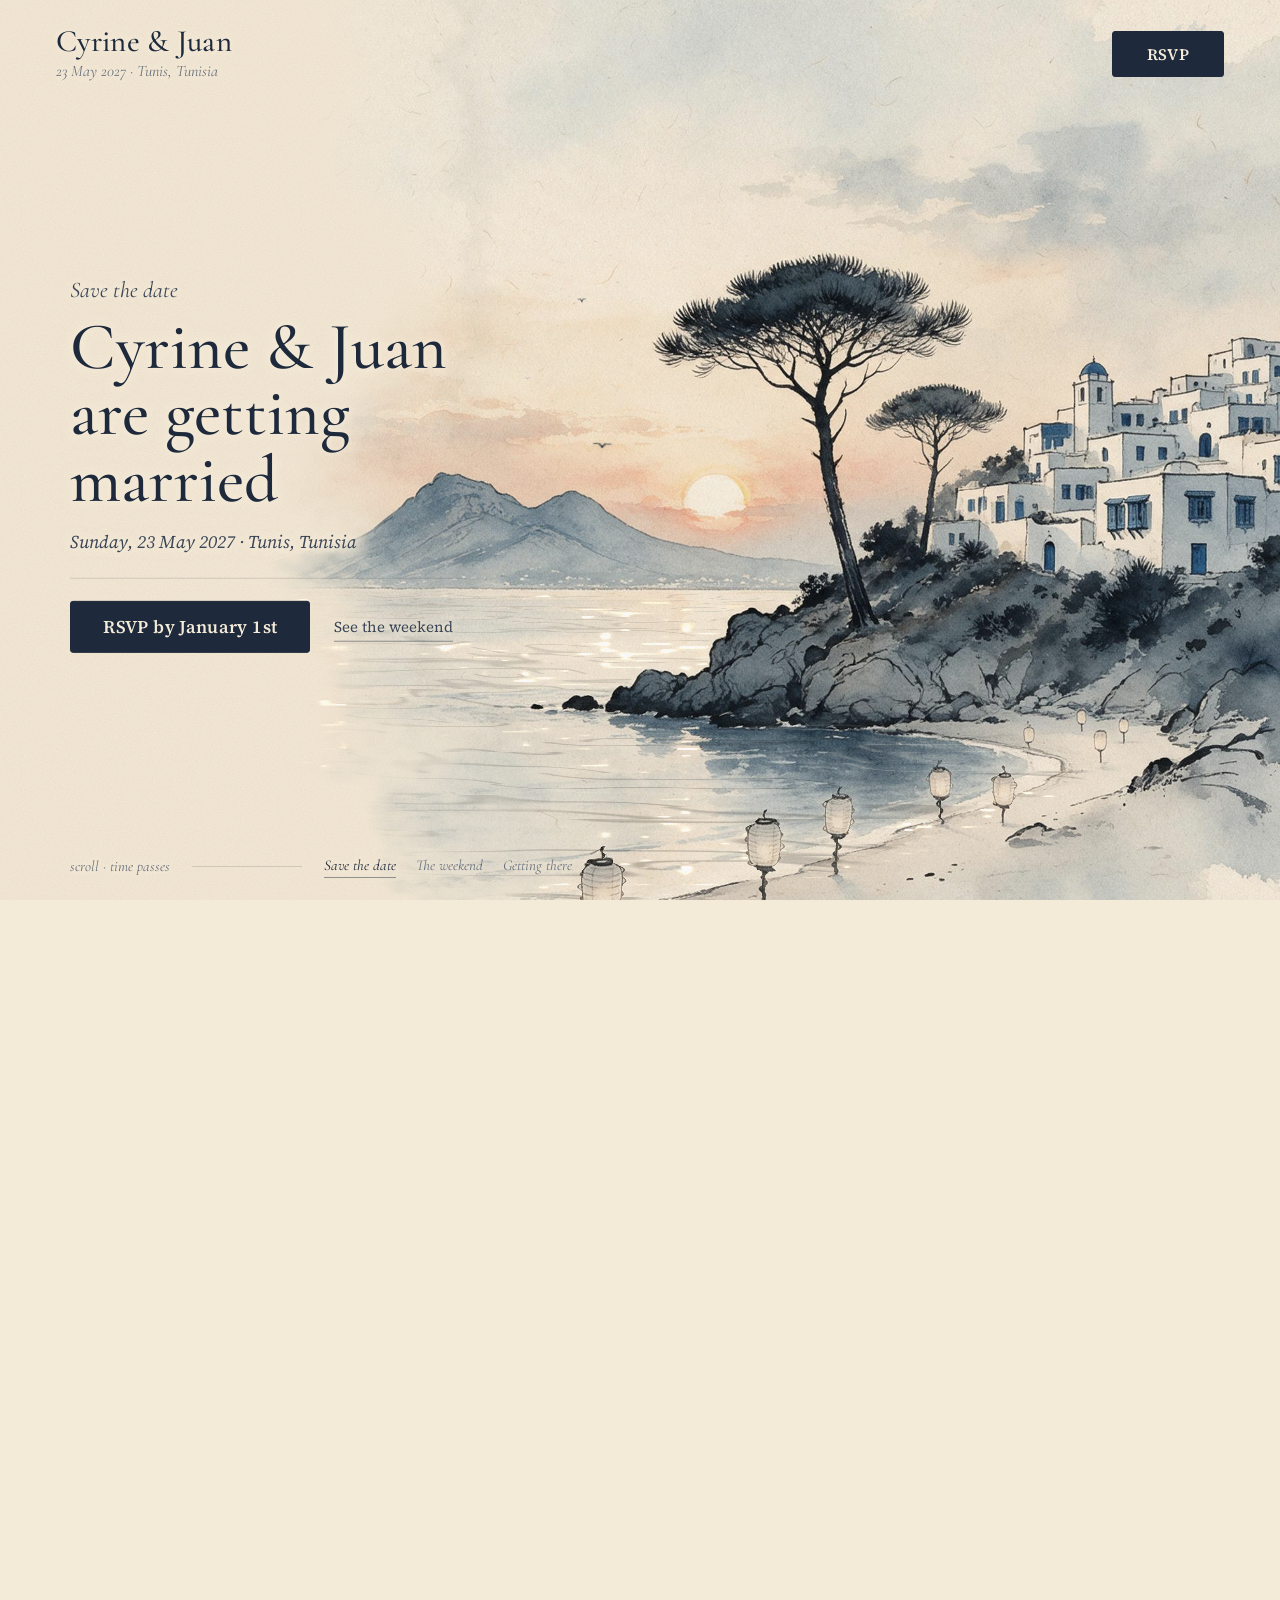
<file: index.html>
<!doctype html>
<html lang="en">
<head>
  <meta charset="utf-8">
  <meta name="viewport" content="width=device-width, initial-scale=1">
  <meta name="description" content="Save the date: Cyrine & Juan are getting married on Sunday, 23 May 2027, in Tunis, Tunisia.">
  <title>Cyrine & Juan · 23 May 2027</title>
  <link rel="icon" href="assets/favicon.svg" type="image/svg+xml">
  <link rel="preconnect" href="https://fonts.googleapis.com">
  <link rel="preconnect" href="https://fonts.gstatic.com" crossorigin>
  <link rel="stylesheet" href="https://fonts.googleapis.com/css2?family=Cormorant+Garamond:ital,wght@0,400;0,500;0,600;1,400;1,500&family=Source+Serif+4:ital,wght@0,400;0,500;0,600;1,400&display=swap">
  <link rel="preload" as="image" href="assets/images/live/01-sunset.jpg" media="(min-aspect-ratio: 4/5)" fetchpriority="high">
  <link rel="preload" as="image" href="assets/images/live-phone/01-sunset.jpg" media="(max-aspect-ratio: 4/5)" fetchpriority="high">
  <link rel="stylesheet" href="home.css?v=14-phone-bar">
  <link rel="stylesheet" href="scrollbar.css">
  <script>
    window.LIVING_PAPER = {
      // Full-resolution masters, preserved without another image compression pass.
      stills: ['assets/images/live/01-sunset.jpg', 'assets/images/live/02-dusk.jpg', 'assets/images/live/03-night.jpg'],
      // The nightfall clip sets the sun, then brings out the stars.
      // Land stays on the aligned paintings; water keeps its independent clock.
      clips: ['assets/video/clips/12-sunset-to-dusk.mp4', 'assets/video/clips/23-nightfall-sun-stars.mp4'],
      // One continuous water video, made for the water alone (swell and small waves running up the sand,
      // scripts/desktop_water_loop.py); scroll changes only its smooth colour grade.
      waterLoop: 'assets/video/clips/water-loop-waves.mp4?v=2',
      waterLighting: 'assets/images/live/water-lighting.png?v=6-gulls',
      mask: 'assets/images/live/live-mask.png?v=5-swash',
      sky: 'assets/images/live/live-sky.png?v=4-trees',
      aspect: 2400 / 1348,
      // Screens of scroll: a short rest on the first scene so the sunset starts almost at once.
      rest: [0.3, 0.6, 0.6],
      transition: 0.9,
      focusBand: 0.85,
      // Wide screens: the painting covers the right side; where it melts into the paper (fraction of the width, top and bottom).
      paperEdge: [0.33, 0.40],
      // Which part of the image must reach the screen's top, right and bottom edges (the paintings end in their own
      // washes before the image border; measured: paint stops past 0.96 on the right, past 0.94 at the bottom).
      cover: { top: 0.015, right: 0.93, bottom: 0.90 },
      // Things that light up when the cursor passes (lanterns on the beach, lit windows): [x, y, size] in painting coordinates.
      lights: [
        // Beach lanterns; checked against sunset (scripts/detect_lights.py).
        [0.55549, 0.88739, 1.07], // beach 1
        [0.64504, 0.84504, 0.94], // beach 2
        [0.68573, 0.81649, 0.84], // beach 3
        [0.74209, 0.78466, 0.76], // beach 4
        [0.7772, 0.79141, 0.74], // beach 5
        [0.79109, 0.73467, 0.61], // beach 6
        [0.82036, 0.71937, 0.56], // beach 7
        [0.83042, 0.74329, 0.63], // beach 8
        [0.84371, 0.72664, 0.58], // beach 9
        // Village windows, doorway and wall lamp; checked against sunset (scripts/detect_lights.py).
        [0.91142, 0.38555, 0.32], // top left window
        [0.91577, 0.38537, 0.32], // top right window
        [0.97858, 0.39445, 0.22], // wall lamp
        [0.80292, 0.45193, 0.32], // blue roof left
        [0.80691, 0.45148, 0.32], // blue roof middle
        [0.83345, 0.46267, 0.4], // small arched window
        [0.85294, 0.46172, 0.5], // middle left window
        [0.86501, 0.4618, 0.5], // middle right window
        [0.88919, 0.45537, 0.5], // tall arched window
        [0.93365, 0.4754, 0.5], // right shutter window
        [0.84236, 0.52325, 0.4], // front left pane
        [0.84844, 0.52168, 0.4], // front right pane
        [0.88539, 0.51431, 0.5], // front middle window
        [0.90999, 0.5193, 0.5], // front right window
        [0.88488, 0.56532, 0.5], // lit doorway
        // Shuttered windows: include the night painting's warm spill on the left walls; checked against sunset (scripts/detect_lights.py).
        [0.75843, 0.51219, 0.7], // left small shutter
        [0.77563, 0.51812, 1.2], // left tall shutter
        [0.74842, 0.54375, 0.65], // left lower shutter
        // Far-shore village lights; checked against sunset (scripts/detect_lights.py).
        [0.50289, 0.58857, 0.1], // shore 1
        [0.53652, 0.58365, 0.1], // shore 2
        [0.56676, 0.58657, 0.1], // shore 3
        [0.58826, 0.58468, 0.1], // shore 4
        [0.58807, 0.58948, 0.1], // shore 5
        [0.59575, 0.58915, 0.12], // shore 6
        [0.61139, 0.5837, 0.1], // shore 7
        [0.61587, 0.5858, 0.1], // shore 8
        [0.62457, 0.58526, 0.1], // shore 9
        [0.63322, 0.58791, 0.1], // shore 10
        [0.63514, 0.5813, 0.1], // shore 11
        [0.64682, 0.58353, 0.1], // shore 12
        [0.65063, 0.58703, 0.12], // shore 13
      ],
      // Paper colour at each painting's edge, so the page and the painting meet without a seam.
      paper: [[244, 234, 216], [246, 235, 219], [242, 228, 210]],
      // Both lighting transitions ease at their ends; the sky video follows that light directly.
      // Living motion, plus: the edge breathing (amount, period in seconds), the darker drying rim, wet paper under the
      // cursor and while the light changes. ?tune on the page gives sliders for all of these.
      motion: { water: 1, ripples: 1, sparkle: 1, speed: 1, trees: 0.5, gust: 0.5, breath: 1, breathPeriod: 8, rim: 0.5, wet: 1, wetChange: 0.5, dry: 0.15, wetTint: 0.5 },
      // The painting blooms in on load like a watercolour wash, from the sun outward, over this many seconds.
      bloom: 6.5,
      seed: [0.62, 0.5],
      // Upright phones (narrower than 4:5): a painting composed for a tall screen, filling it edge to edge, with the
      // sunset over the bay and the village on the cliff (approved by Juan, 2026-11-20). Masks, lights and the
      // water band are traced on it (assets/images/portrait/phone-live-shapes.json, phone-lights.json).
      phone: {
        maxAspect: 0.8,
        stills: ['assets/images/live-phone/01-sunset.jpg', 'assets/images/live-phone/02-dusk.jpg', 'assets/images/live-phone/03-night.jpg'],
        // The sun sets in the clip; dusk to night is drawn from the two paintings (lights and stars come on one by one).
        clips: ['assets/video/clips/phone-12-sunset-to-dusk-web.mp4', null],
        waterLoop: 'assets/video/clips/phone-water-loop.mp4?v=1',
        waterLighting: 'assets/images/live-phone/water-lighting.png?v=3-gulls',
        mask: 'assets/images/live-phone/live-mask.png?v=3-lanterns',
        sky: 'assets/images/live-phone/live-sky.png?v=2-roofs',
        aspect: 1408 / 3072,
        focus: [0.5, 0.5],
        waterBand: [0.496, 0.37],
        meteor: { start: [0.15, 0.9, 0.17, 0.3], vanish: [0.25, 0.6, 0.47] },
        seed: [0.465, 0.382],
        // A door by the pine is 15 px to the metre of this painting's 3072, so the pine is some 140 m away.
        gulls: { tree: [0.69, 0.428], away: [0.4, 0.44], eye: [0.5, 0.496], focal: 0.684, distance: 140, circleAt: 170, gone: [300, 480], magnify: 2.5, behind: 0.62 },
        paper: [[249, 244, 235], [246, 240, 232], [245, 234, 221]],
        // Lanterns on the beach (set by hand), then lit windows in the village (found in the night painting).
        lights: [
          [0.381, 0.802, 1.0],
          [0.621, 0.733, 0.6],
          [0.722, 0.698, 0.5],
          [0.794, 0.702, 0.45],
          [0.843, 0.674, 0.3],
          [0.815, 0.655, 0.25],
          [0.784, 0.646, 0.2],
          [0.766, 0.636, 0.18],
          [0.92898, 0.54232, 0.19],
          [0.71165, 0.53776, 0.35],
          [0.67188, 0.5319, 0.35],
          [0.9517, 0.52604, 0.35],
          [0.80256, 0.52148, 0.35],
          [0.87358, 0.51693, 0.23],
          [0.6321, 0.51367, 0.12],
          [0.89205, 0.49805, 0.12],
          [0.92756, 0.49414, 0.35],
          [0.94886, 0.49349, 0.35],
          [0.75, 0.48633, 0.12],
          [0.87074, 0.48177, 0.35],
          [0.90767, 0.47721, 0.12],
          [0.78693, 0.46419, 0.19]
        ]
      }
    };
    // Start on bare paper, before images can flash ahead of the live reveal.
    // If the renderer cannot start, leave the ordinary still-page fallback.
    if (!location.hash && !matchMedia('(prefers-reduced-motion: reduce)').matches) {
      document.documentElement.classList.add('lp-opening');
      setTimeout(() => document.documentElement.classList.remove('lp-opening'), 8000);
    }
  </script>
  <script src="src/living-paper.js?v=21-phone-bar" defer></script>
  <script src="src/cursor.js?v=4-rest" defer></script>
  <script src="src/scrollbar.js" defer></script>
</head>
<body>
  <canvas id="paper" aria-hidden="true"></canvas>
  <!-- Plain stills for when the painting cannot be drawn. Dusk and night are named in data attributes, so they
       do not download beside the first painting; living-paper.js switches them on if they are needed. -->
  <div class="lp-fallback" aria-hidden="true">
    <picture><source media="(max-aspect-ratio: 4/5)" srcset="assets/images/live-phone/01-sunset.jpg"><img src="assets/images/live/01-sunset.jpg" alt=""></picture>
    <picture><source media="(max-aspect-ratio: 4/5)" data-srcset="assets/images/live-phone/02-dusk.jpg"><img data-src="assets/images/live/02-dusk.jpg" alt=""></picture>
    <picture><source media="(max-aspect-ratio: 4/5)" data-srcset="assets/images/live-phone/03-night.jpg"><img data-src="assets/images/live/03-night.jpg" alt=""></picture>
  </div>
  <div class="lp-wash" aria-hidden="true"></div>

  <header class="lp-header" data-tone="light">
    <a class="lp-brand" href="#invitation">
      <span class="lp-brand__names">Cyrine &amp; Juan</span>
      <span class="lp-brand__line">23 May 2027 · Tunis, Tunisia</span>
    </a>
    <nav class="lp-menu" aria-label="Site">
      <a class="lp-button lp-button--primary" href="rsvp/">RSVP</a>
    </nav>
  </header>


  <main id="track">
    <span class="lp-anchor" id="invitation"></span>
    <span class="lp-anchor" id="weekend"></span>
    <span class="lp-anchor" id="logistics"></span>

    <article class="lp-copy" aria-labelledby="h-invitation">
      <p class="lp-eyebrow">Save the date</p>
      <h1 id="h-invitation">Cyrine &amp; Juan are getting married</h1>
      <p class="lp-sub">Sunday, 23 May 2027 · Tunis, Tunisia</p>
      <div class="lp-rsvp">
        <p class="lp-actions"><a class="lp-button lp-button--big lp-button--primary" href="rsvp/">RSVP by January 1st</a><a class="lp-link" href="#weekend">See the weekend</a></p>
      </div>
    </article>

    <article class="lp-copy lp-fold" aria-labelledby="h-weekend">
      <p class="lp-eyebrow">What we know so far</p>
      <h2 id="h-weekend">The weekend</h2>
      <button class="lp-more" type="button" aria-expanded="false" aria-controls="weekend-list" data-closed="The programme" data-open="Close">The programme</button>
      <ol class="lp-programme" id="weekend-list">
        <li><b>Fri 21 May</b><span>Outia · traditional Tunisian wedding</span></li>
        <li><b>Sat 22 May</b><span>City tour (optional)</span></li>
        <li><b>Sun 23 May</b><span>The wedding</span></li>
      </ol>
      <p class="lp-actions"><a class="lp-link" href="rsvp/">RSVP</a><a class="lp-link" href="logistics/#weekend">Weekend details</a></p>
    </article>

    <article class="lp-copy lp-fold" aria-labelledby="h-logistics">
      <p class="lp-eyebrow">Plan your trip</p>
      <h2 id="h-logistics">Getting there</h2>
      <button class="lp-more" type="button" aria-expanded="false" aria-controls="travel-list" data-closed="Travel essentials" data-open="Close">Travel essentials</button>
      <dl class="lp-facts" id="travel-list">
        <dt>Fly into</dt><dd>Tunis-Carthage (TUN)</dd>
        <dt>Transport</dt><dd>Shuttles planned</dd>
        <dt>Where to stay</dt><dd><a class="lp-link" href="logistics/#stay">Three hotel ideas</a></dd>
        <dt>What to wear</dt><dd><a class="lp-link" href="logistics/#wear">Friday &amp; Sunday</a></dd>
      </dl>
      <p class="lp-actions"><a class="lp-button lp-button--big" href="logistics/">All the details</a><a class="lp-link" href="rsvp/">RSVP</a></p>
    </article>
  </main>

  <div class="lp-foot">
    <span class="lp-hint" aria-hidden="true">scroll · time passes</span>
    <span class="lp-progress" aria-hidden="true"><i></i></span>
    <nav class="lp-scenes" aria-label="Scenes">
      <a href="#invitation"><b>01</b> Save the date</a>
      <a href="#weekend"><b>02</b> The weekend</a>
      <a href="#logistics"><b>03</b> Getting there</a>
    </nav>
  </div>
  <noscript><p class="lp-noscript">Save the date: Cyrine &amp; Juan are getting married on Sunday, 23 May 2027, in Tunis, Tunisia. <a href="rsvp/">RSVP by January 1st</a> · <a href="logistics/">Getting there</a></p></noscript>
</body>
</html>
</file>
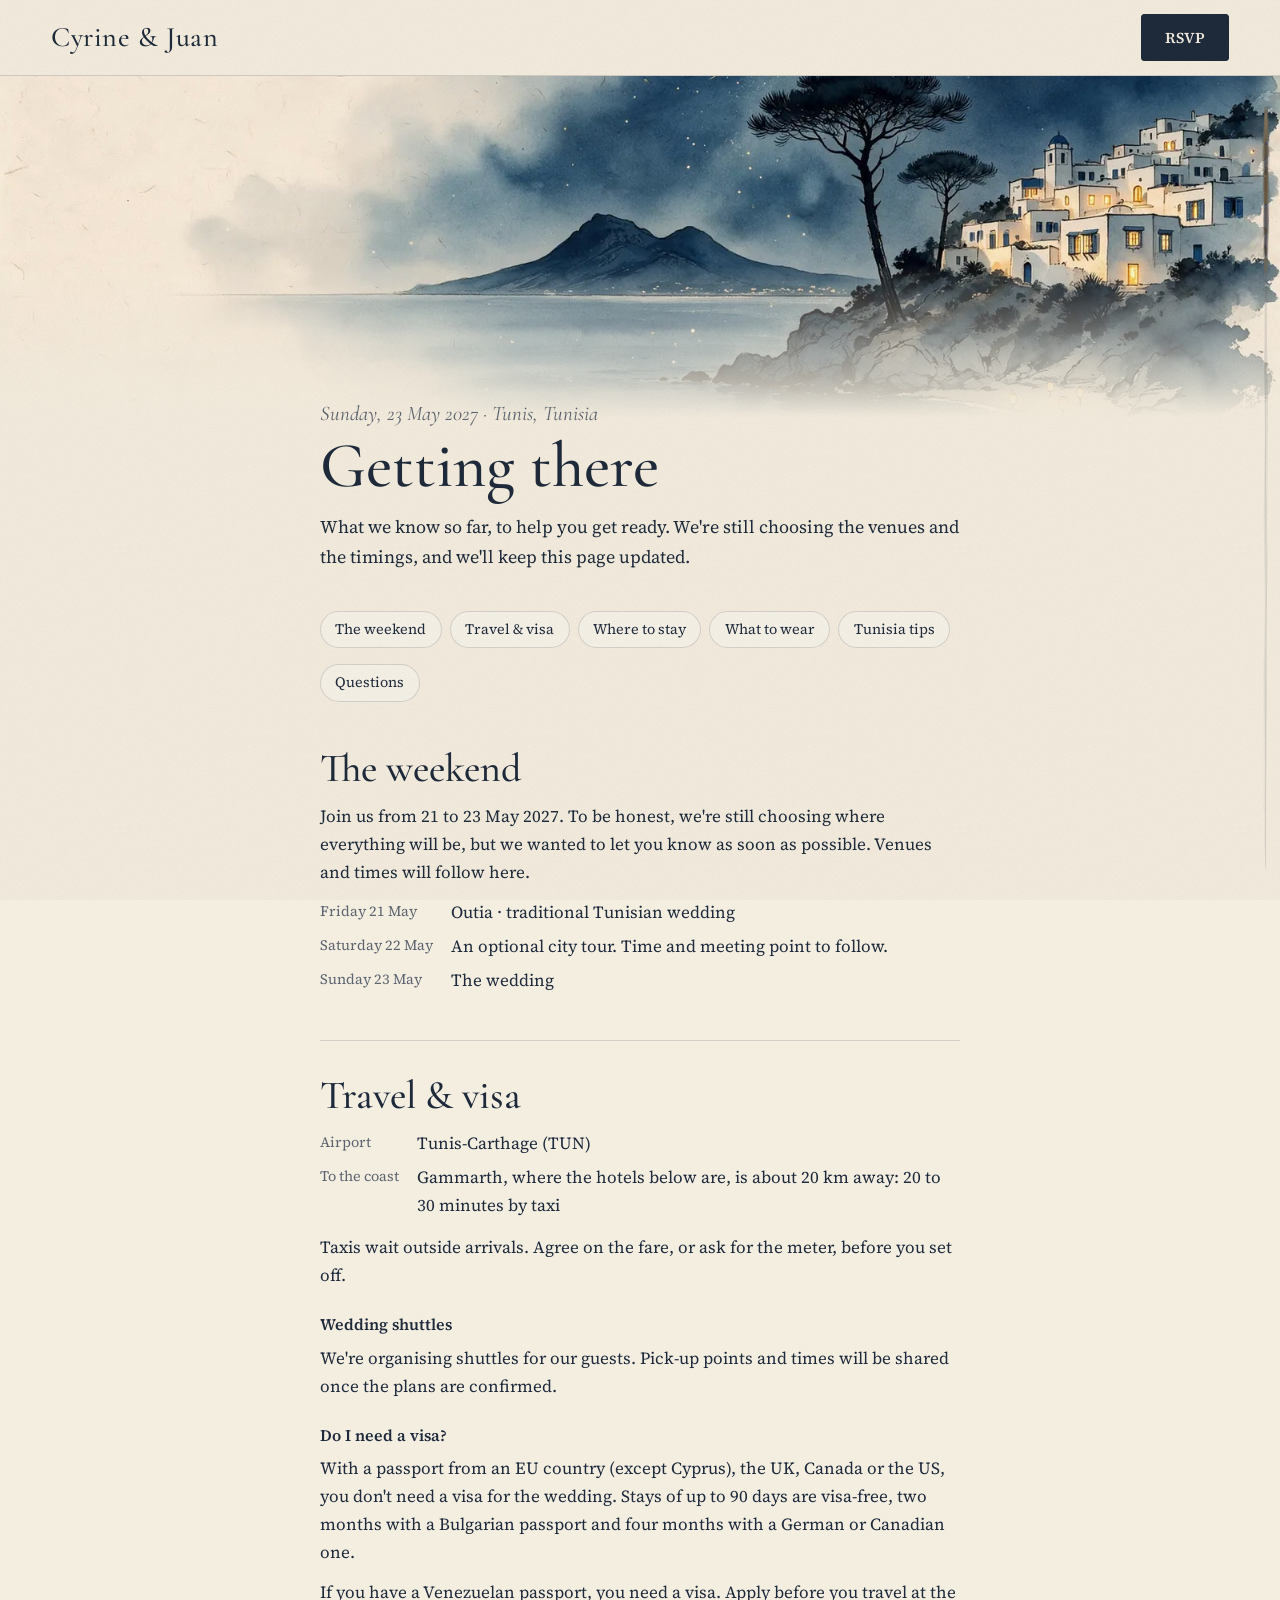
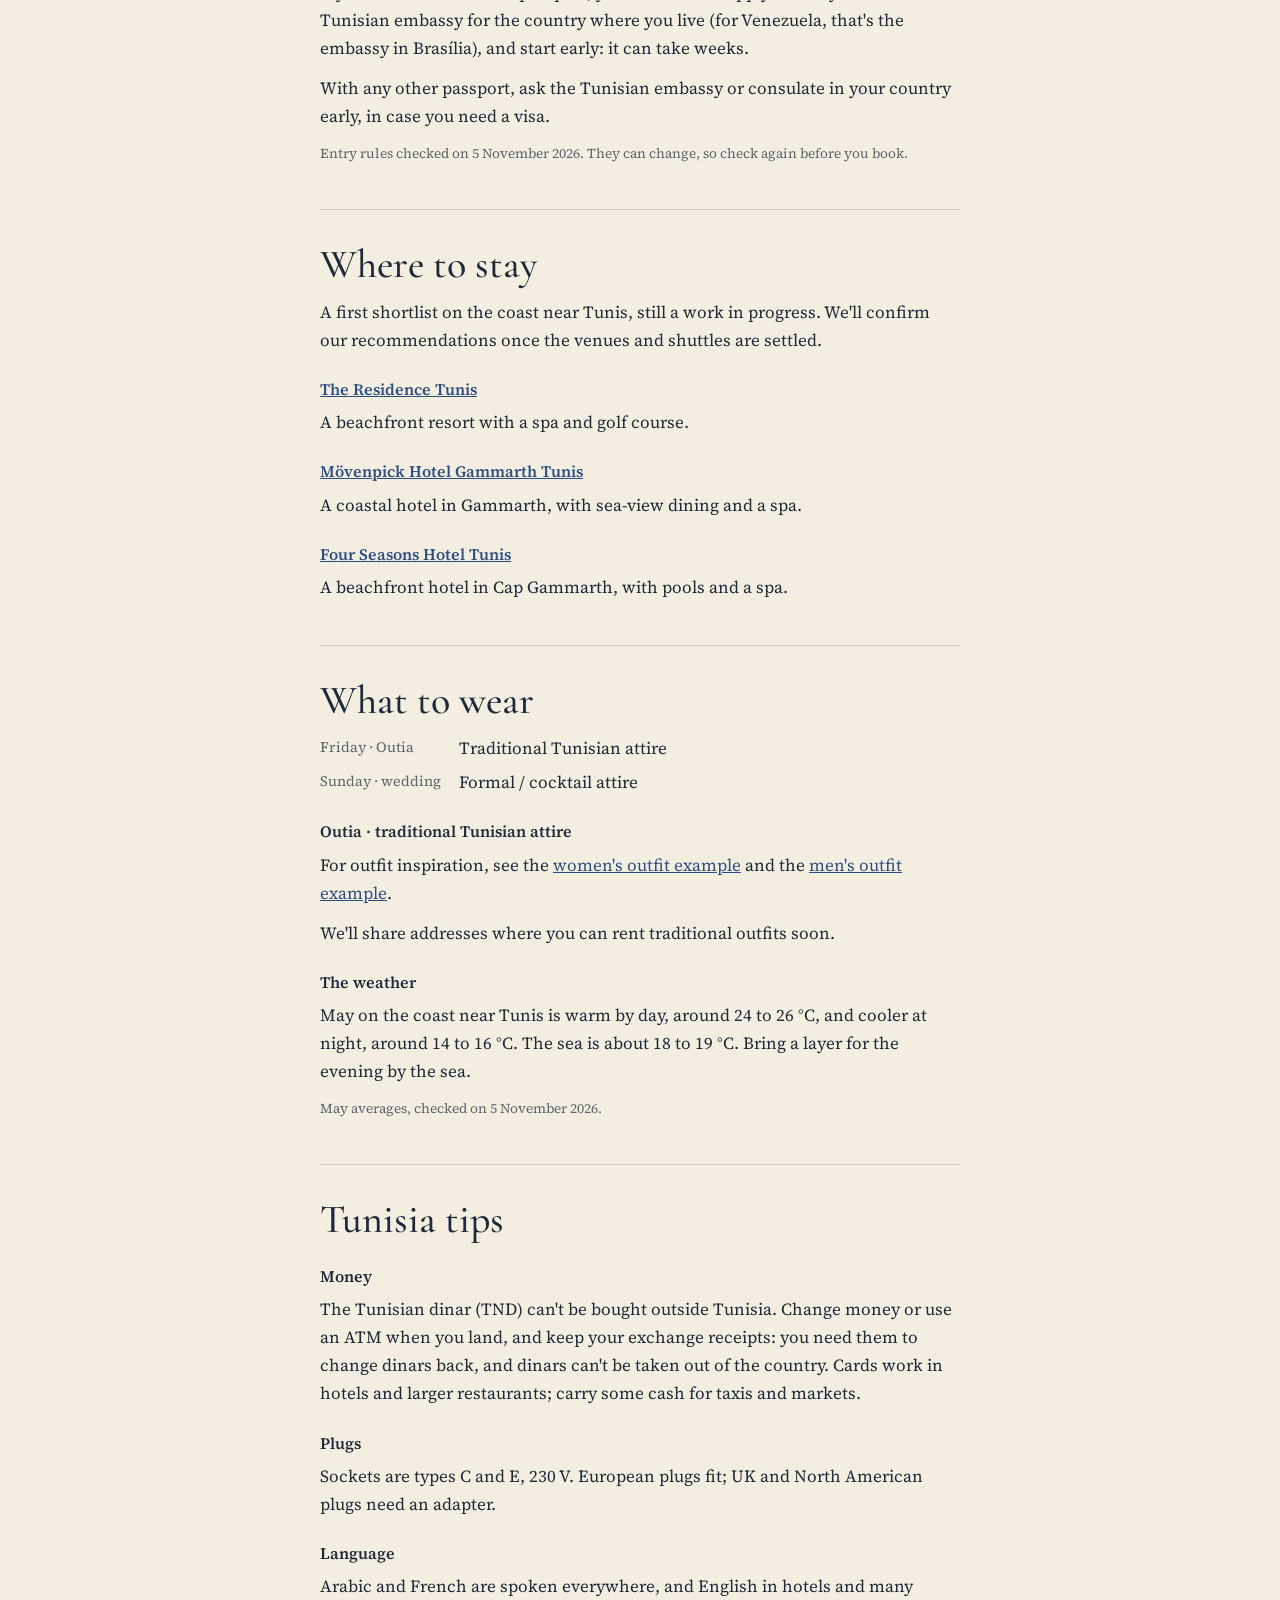
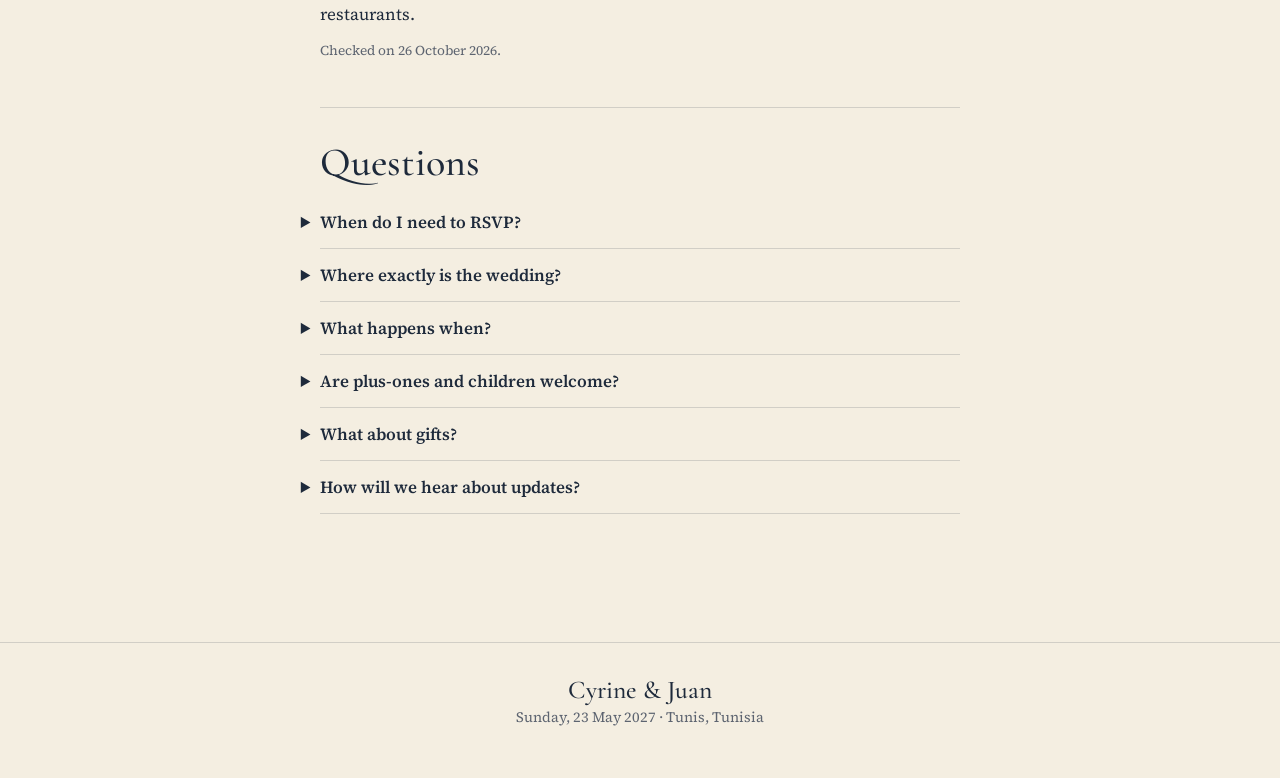
<file: logistics/index.html>
<!doctype html>
<html lang="en">
<head>
  <meta charset="utf-8">
  <meta name="viewport" content="width=device-width, initial-scale=1">
  <meta name="description" content="Getting there: travel, visa, where to stay and what to wear for Cyrine & Juan's wedding in Tunis, Tunisia.">
  <title>Getting there · Cyrine & Juan</title>
  <link rel="icon" href="../assets/favicon.svg" type="image/svg+xml">
  <link rel="preconnect" href="https://fonts.googleapis.com">
  <link rel="preconnect" href="https://fonts.gstatic.com" crossorigin>
  <link rel="stylesheet" href="https://fonts.googleapis.com/css2?family=Cormorant+Garamond:ital,wght@0,400;0,500;0,600;1,400;1,500&family=Source+Serif+4:ital,wght@0,400;0,500;0,600;1,400&display=swap">
  <link rel="stylesheet" href="../site.css">
  <link rel="stylesheet" href="../scrollbar.css">
  <script src="../src/scrollbar.js" defer></script>
</head>
<body>
  <header class="site-header">
    <a class="brand" href="../">Cyrine &amp; Juan</a>
    <nav class="menu" aria-label="Site">
      <a class="is-primary" href="../rsvp/">RSVP</a>
    </nav>
  </header>
  <div class="hero"><img src="../assets/images/pages/logistics-night.webp" alt="" width="1600" height="900" fetchpriority="high"></div>

  <main>
    <div class="page-head">
      <p class="eyebrow">Sunday, 23 May 2027 · Tunis, Tunisia</p>
      <h1>Getting there</h1>
      <p class="lede">What we know so far, to help you get ready. We're still choosing the venues and the timings, and we'll keep this page updated.</p>
    </div>

    <ul class="toc" aria-label="On this page">
      <li><a href="#weekend">The weekend</a></li>
      <li><a href="#travel">Travel &amp; visa</a></li>
      <li><a href="#stay">Where to stay</a></li>
      <li><a href="#wear">What to wear</a></li>
      <li><a href="#tips">Tunisia tips</a></li>
      <li><a href="#questions">Questions</a></li>
    </ul>

    <section id="weekend">
      <h2>The weekend</h2>
      <p>Join us from 21 to 23 May 2027. To be honest, we're still choosing where everything will be, but we wanted to let you know as soon as possible. Venues and times will follow here.</p>
      <dl class="facts">
        <dt>Friday 21 May</dt><dd>Outia · traditional Tunisian wedding</dd>
        <dt>Saturday 22 May</dt><dd>An optional city tour. Time and meeting point to follow.</dd>
        <dt>Sunday 23 May</dt><dd>The wedding</dd>
      </dl>
    </section>

    <section id="travel">
      <h2>Travel &amp; visa</h2>
      <dl class="facts">
        <dt>Airport</dt><dd>Tunis-Carthage (TUN)</dd>
        <dt>To the coast</dt><dd>Gammarth, where the hotels below are, is about 20 km away: 20 to 30 minutes by taxi</dd>
      </dl>
      <p>Taxis wait outside arrivals. Agree on the fare, or ask for the meter, before you set off.</p>
      <h3>Wedding shuttles</h3>
      <p>We're organising shuttles for our guests. Pick-up points and times will be shared once the plans are confirmed.</p>
      <h3>Do I need a visa?</h3>
      <p>With a passport from an EU country (except Cyprus), the UK, Canada or the US, you don't need a visa for the wedding. Stays of up to 90 days are visa-free, two months with a Bulgarian passport and four months with a German or Canadian one.</p>
      <p>If you have a Venezuelan passport, you need a visa. Apply before you travel at the Tunisian embassy for the country where you live (for Venezuela, that's the embassy in Brasília), and start early: it can take weeks.</p>
      <p>With any other passport, ask the Tunisian embassy or consulate in your country early, in case you need a visa.</p>
      <p class="checked">Entry rules checked on 5 November 2026. They can change, so check again before you book.</p>
    </section>

    <section id="stay">
      <h2>Where to stay</h2>
      <p>A first shortlist on the coast near Tunis, still a work in progress. We'll confirm our recommendations once the venues and shuttles are settled.</p>
      <h3><a href="https://www.cenizaro.com/theresidence/tunis/" target="_blank" rel="noopener noreferrer">The Residence Tunis</a></h3>
      <p>A beachfront resort with a spa and golf course.</p>
      <h3><a href="https://movenpick.accor.com/en/hotels/tunis/B4I5.html" target="_blank" rel="noopener noreferrer">Mövenpick Hotel Gammarth Tunis</a></h3>
      <p>A coastal hotel in Gammarth, with sea-view dining and a spa.</p>
      <h3><a href="https://www.fourseasons.com/tunis/" target="_blank" rel="noopener noreferrer">Four Seasons Hotel Tunis</a></h3>
      <p>A beachfront hotel in Cap Gammarth, with pools and a spa.</p>
    </section>

    <section id="wear">
      <h2>What to wear</h2>
      <dl class="facts">
        <dt>Friday · Outia</dt><dd>Traditional Tunisian attire</dd>
        <dt>Sunday · wedding</dt><dd>Formal / cocktail attire</dd>
      </dl>
      <h3>Outia · traditional Tunisian attire</h3>
      <p>For outfit inspiration, see the <a href="https://fr.pinterest.com/pin/1102044971358667583/" target="_blank" rel="noopener noreferrer">women's outfit example</a> and the <a href="https://fr.pinterest.com/pin/637118678569653878/" target="_blank" rel="noopener noreferrer">men's outfit example</a>.</p>
      <p>We'll share addresses where you can rent traditional outfits soon.</p>
      <h3>The weather</h3>
      <p>May on the coast near Tunis is warm by day, around 24 to 26&nbsp;°C, and cooler at night, around 14 to 16&nbsp;°C. The sea is about 18 to 19&nbsp;°C. Bring a layer for the evening by the sea.</p>
      <p class="checked">May averages, checked on 5 November 2026.</p>
    </section>

    <section id="tips">
      <h2>Tunisia tips</h2>
      <h3>Money</h3>
      <p>The Tunisian dinar (TND) can't be bought outside Tunisia. Change money or use an ATM when you land, and keep your exchange receipts: you need them to change dinars back, and dinars can't be taken out of the country. Cards work in hotels and larger restaurants; carry some cash for taxis and markets.</p>
      <h3>Plugs</h3>
      <p>Sockets are types C and E, 230 V. European plugs fit; UK and North American plugs need an adapter.</p>
      <h3>Language</h3>
      <p>Arabic and French are spoken everywhere, and English in hotels and many restaurants.</p>
      <p class="checked">Checked on 26 October 2026.</p>
    </section>

    <section id="questions">
      <h2>Questions</h2>
      <details>
        <summary>When do I need to RSVP?</summary>
        <p>Please reply by <time datetime="2027-01-01">1 January 2027</time>. <a href="../rsvp/">Send your RSVP</a>.</p>
      </details>
      <details>
        <summary>Where exactly is the wedding?</summary>
        <p>Near Tunis. We're still choosing the venue, and we'll share the address and arrival time here as soon as it's settled.</p>
      </details>
      <details>
        <summary>What happens when?</summary>
        <p>The Outia, a traditional Tunisian wedding celebration, is on Friday 21 May, followed by an optional city tour on Saturday 22 May and the wedding on Sunday 23 May. <a href="#weekend">See what we know so far</a>. Times and venues will follow.</p>
      </details>
      <details>
        <summary>Are plus-ones and children welcome?</summary>
        <p>Yes, both are welcome! Please include everyone in your party when you RSVP, including children.</p>
      </details>
      <details>
        <summary>What about gifts?</summary>
        <p>We're still deciding on the details and will share them here.</p>
      </details>
      <details>
        <summary>How will we hear about updates?</summary>
        <p>Leave your email with your RSVP and opt in for updates. There isn't a WhatsApp group yet; we'll share any group details once they're ready.</p>
      </details>
    </section>
  </main>

  <footer class="site-footer"><strong>Cyrine &amp; Juan</strong>Sunday, 23 May 2027 · Tunis, Tunisia</footer>
</body>
</html>
</file>
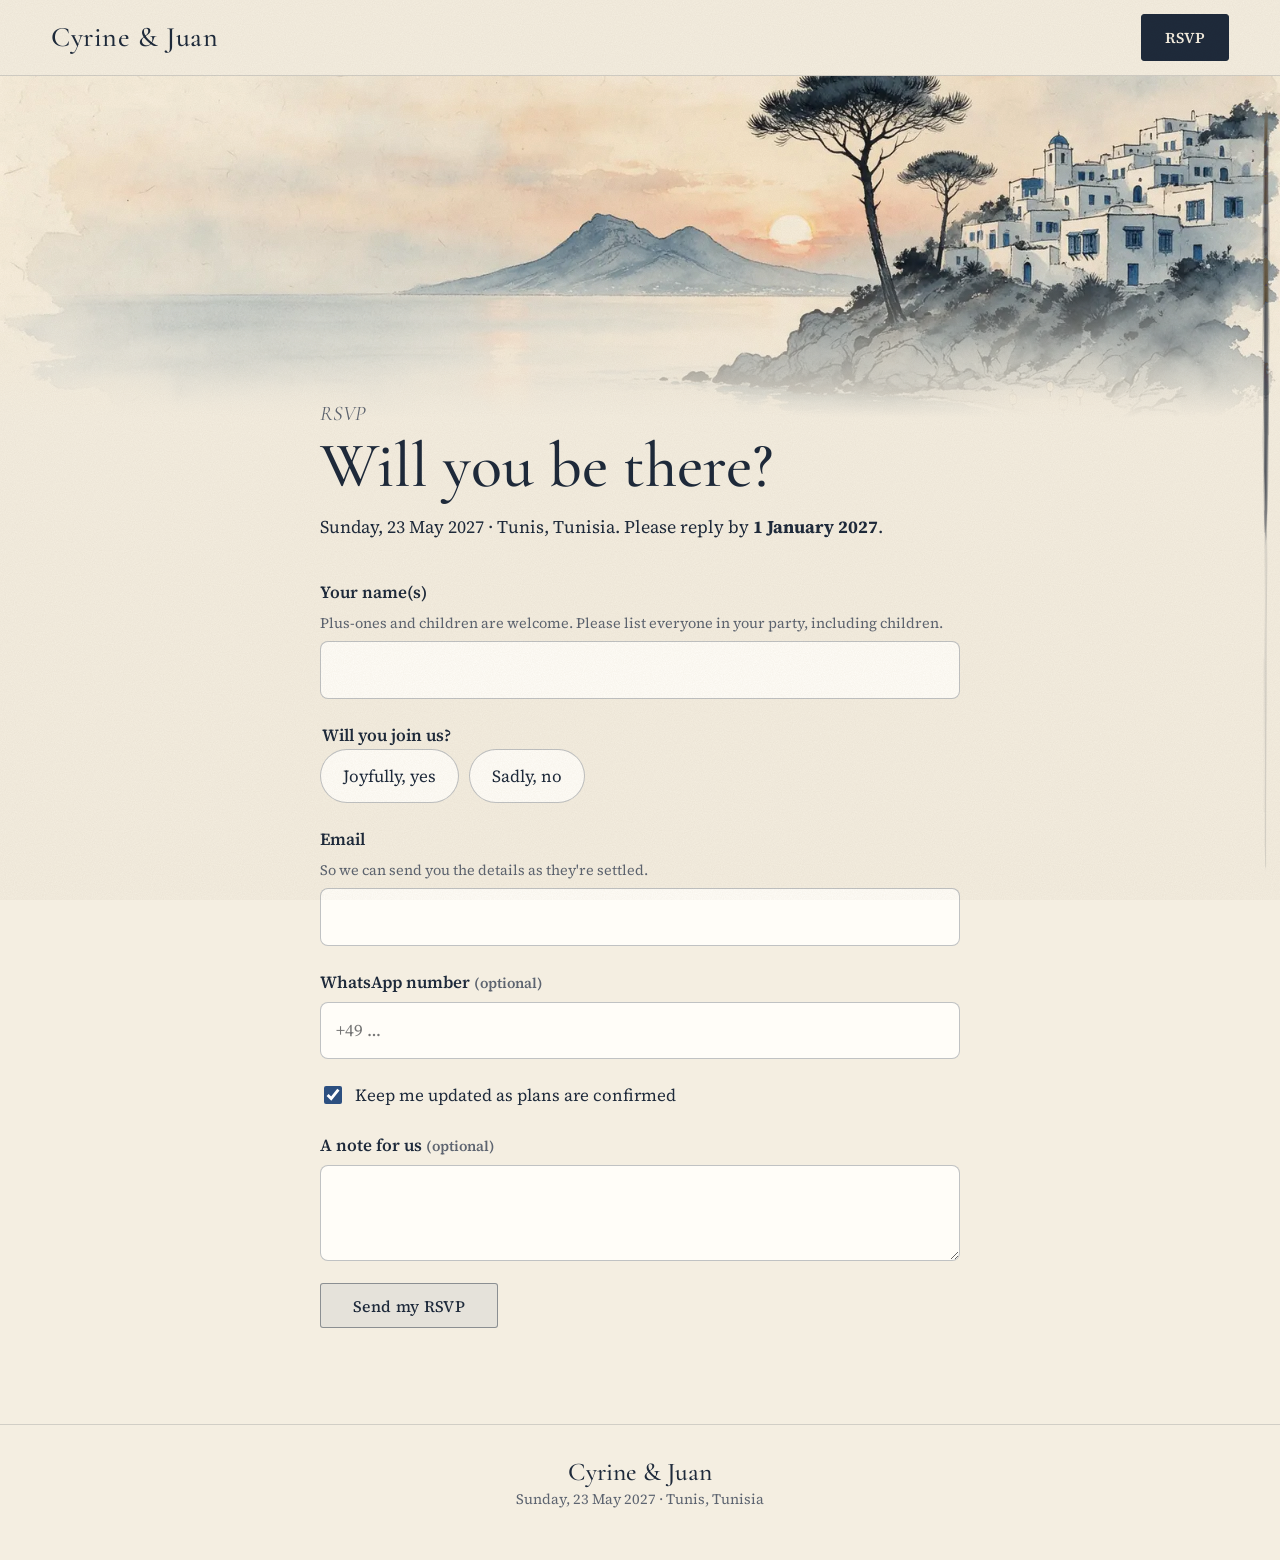
<file: rsvp/index.html>
<!doctype html>
<html lang="en">
<head>
  <meta charset="utf-8">
  <meta name="viewport" content="width=device-width, initial-scale=1">
  <meta name="description" content="RSVP by January 1st for Cyrine & Juan's wedding: Sunday, 23 May 2027, Tunis, Tunisia.">
  <title>RSVP · Cyrine & Juan</title>
  <link rel="icon" href="../assets/favicon.svg" type="image/svg+xml">
  <link rel="preconnect" href="https://fonts.googleapis.com">
  <link rel="preconnect" href="https://fonts.gstatic.com" crossorigin>
  <link rel="stylesheet" href="https://fonts.googleapis.com/css2?family=Cormorant+Garamond:ital,wght@0,400;0,500;0,600;1,400;1,500&family=Source+Serif+4:ital,wght@0,400;0,500;0,600;1,400&display=swap">
  <link rel="stylesheet" href="../site.css?v=rsvp-sheet-1">
  <link rel="stylesheet" href="../scrollbar.css">
  <script src="../src/scrollbar.js" defer></script>
  <script src="rsvp.js?v=sheet-1" defer></script>
</head>
<body>
  <header class="site-header">
    <a class="brand" href="../">Cyrine &amp; Juan</a>
    <nav class="menu" aria-label="Site">
      <a class="is-primary" href="./" aria-current="page">RSVP</a>
    </nav>
  </header>
  <div class="hero"><img src="../assets/images/pages/rsvp-sunset.webp" alt="" width="1600" height="900" fetchpriority="high"></div>

  <main>
    <div class="page-head">
      <p class="eyebrow">RSVP</p>
      <h1>Will you be there?</h1>
      <p class="lede">Sunday, 23 May 2027 · Tunis, Tunisia. Please reply by <strong><time datetime="2027-01-01">1 January 2027</time></strong>.</p>
    </div>

    <p class="preview-note" id="form-preview" hidden>RSVP is not open yet. This form is a preview and does not send your answer.</p>

    <!-- The receiver confirms each write to the private RSVP sheet. An empty endpoint restores preview mode. -->
    <form id="rsvp" data-endpoint="https://script.google.com/macros/s/AKfycbxpFoQnOnX4J_jptMHx4YOT_jDBx84tIv1pjq_nN8RtyX0eG0kTPHxk4KIJcfTwGJGexg/exec" method="post" novalidate>
      <div class="form-trap" aria-hidden="true">
        <label for="website">Leave this field empty</label>
        <input id="website" name="website" type="text" tabindex="-1" autocomplete="off">
      </div>
      <div class="field">
        <label for="names">Your name(s)</label>
        <span class="hint" id="names-hint">Plus-ones and children are welcome. Please list everyone in your party, including children.</span>
        <input id="names" name="names" type="text" autocomplete="name" maxlength="500" required aria-describedby="names-hint">
      </div>

      <fieldset>
        <legend>Will you join us?</legend>
        <div class="choices">
          <label class="choice"><input type="radio" name="attending" value="yes" required><span>Joyfully, yes</span></label>
          <label class="choice"><input type="radio" name="attending" value="no"><span>Sadly, no</span></label>
        </div>
      </fieldset>

      <div class="field if-attending" hidden>
        <label for="diet">Any dietary needs or allergies?</label>
        <input id="diet" name="diet" type="text" maxlength="1000">
      </div>

      <div class="field">
        <label for="email">Email</label>
        <span class="hint" id="email-hint">So we can send you the details as they're settled.</span>
        <input id="email" name="email" type="email" autocomplete="email" inputmode="email" maxlength="254" required aria-describedby="email-hint">
      </div>

      <div class="field">
        <label for="whatsapp">WhatsApp number <span class="hint">(optional)</span></label>
        <input id="whatsapp" name="whatsapp" type="tel" autocomplete="tel" inputmode="tel" maxlength="50" placeholder="+49 …">
      </div>

      <label class="check"><input type="checkbox" name="updates" value="yes" checked><span>Keep me updated as plans are confirmed</span></label>

      <div class="field">
        <label for="note">A note for us <span class="hint">(optional)</span></label>
        <textarea id="note" name="note" maxlength="3000"></textarea>
      </div>

      <p class="form-error" id="form-error" role="alert" hidden></p>
      <button type="submit">Send my RSVP</button>
    </form>

    <div class="thanks" id="thanks" hidden tabindex="-1">
      <h2>Thank you!</h2>
      <p id="thanks-yes">We've got your answer, and we can't wait to celebrate with you under the stars.</p>
      <p id="thanks-no" hidden>We've got your answer. We'll miss you, and we'll be thinking of you on the day.</p>
      <p id="thanks-updates">We'll keep you posted as details are confirmed.</p>
      <p><a href="../logistics/">Next: plan your trip →</a></p>
      <p class="preview-note" id="preview-note" hidden>This was a preview. Your answer has not been sent; please return when RSVPs open.</p>
    </div>
  </main>

  <footer class="site-footer"><strong>Cyrine &amp; Juan</strong>Sunday, 23 May 2027 · Tunis, Tunisia</footer>
</body>
</html>
</file>
<file: home.css>
/* Home: the living painting. A fixed WebGL stage, the scene text on the painting's paper side, set like ink
   on the same sheet: quiet serif, no labels in capitals, outlined buttons, paper grain over all. */
:root {
  --paper: #f4ead8;
  --ink: #1e2a3b;
  --ink-soft: #3a4556;
  --muted: #68707d;
  --accent: #2c4f80;
  --line: rgba(30, 42, 59, 0.15);
  --rule: rgba(30, 42, 59, 0.45);
  --display: "Cormorant Garamond", Georgia, serif;
  --text: "Source Serif 4", Georgia, serif;
}
* { box-sizing: border-box; }
html { scroll-behavior: smooth; }
@media (prefers-reduced-motion: reduce) { html { scroll-behavior: auto; } }
body { margin: 0; background: var(--paper); color: var(--ink); font: 400 17px/1.6 var(--text); -webkit-font-smoothing: antialiased; }
a { color: inherit; }

/* Paper grain over the whole page, so the page's paper and the painting's paper read as one sheet. */
body::before {
  content: ""; position: fixed; inset: 0; z-index: 1; pointer-events: none; opacity: 0.3; mix-blend-mode: multiply;
  background-image: url("data:image/svg+xml,%3Csvg xmlns='http://www.w3.org/2000/svg' width='280' height='280'%3E%3Cfilter id='g'%3E%3CfeTurbulence type='fractalNoise' baseFrequency='0.9' numOctaves='3' stitchTiles='stitch'/%3E%3CfeColorMatrix values='0 0 0 0 0.52 0 0 0 0 0.44 0 0 0 0 0.32 0.55 0 0 0 0'/%3E%3C/filter%3E%3Crect width='100%25' height='100%25' filter='url(%23g)'/%3E%3C/svg%3E");
  background-size: 280px 280px;
}
body.lp-nograin::before { display: none; }

#paper, .lp-fallback { position: fixed; inset: 0; width: 100%; height: 100%; z-index: 0; }
#paper { display: block; opacity: 0; transition: opacity 0.2s; }
.lp-live #paper { opacity: 1; }
.lp-fallback img { position: absolute; inset: 0; width: 100%; height: 100%; object-fit: cover; transition: opacity 0.3s; }
.lp-fallback img + img { opacity: 0; }
.lp-live .lp-fallback { display: none; }
/* Until the renderer is ready, the first view is paper rather than a full
   painting that disappears again. No class is set for reduced motion/no JS. */
.lp-opening .lp-fallback,
.lp-opening .lp-copy:first-of-type { visibility: hidden !important; }
body:not(.lp-band) .lp-fallback img { left: auto; right: 0; top: 0; width: auto; height: 100%; object-fit: cover; }

#track { position: relative; z-index: 1; }
.lp-anchor { position: absolute; left: 0; width: 1px; height: 1px; }

.lp-header { position: fixed; z-index: 5; top: 0; left: 0; right: 0; display: flex; align-items: center; justify-content: space-between; gap: 12px 28px; padding: 26px 56px;
  text-shadow: 0 0 4px var(--paper), 0 0 10px var(--paper); }
.lp-brand { display: flex; flex-direction: column; gap: 5px; text-decoration: none; }
.lp-brand__names { font: 500 31px/1 var(--display); letter-spacing: 0.01em; }
.lp-brand__line { font: italic 400 16px/1.2 var(--display); color: var(--muted); }
.lp-menu { display: flex; align-items: center; justify-content: flex-end; }
.lp-button { display: inline-flex; align-items: center; padding: 10px 20px; border: 1px solid var(--rule); border-radius: 3px; background: transparent; color: var(--ink); text-decoration: none; font: 500 15px/1 var(--text); letter-spacing: 0.02em; transition: background-color 0.5s, border-color 0.5s; }
.lp-button:hover { background: rgba(44, 79, 128, 0.09); border-color: var(--ink); }
.lp-button--big { padding: 13px 26px; font-size: 16px; border-color: rgba(30, 42, 59, 0.7); }
.lp-button--primary { justify-content: center; background: var(--ink); border-color: var(--ink); color: var(--paper); font-weight: 600; text-shadow: none; }
.lp-button--primary:hover { background: var(--accent); border-color: var(--accent); }
.lp-menu .lp-button--primary { min-width: 112px; min-height: 46px; font-size: 16px; transition: background-color 0.5s, border-color 0.5s, color 0.5s; }
.lp-button--big.lp-button--primary { min-width: 164px; min-height: 52px; padding: 16px 32px; font-size: 18px; }
/* The desktop button sits on the sky. */
body:not(.lp-band) .lp-header[data-tone="dark"] .lp-button--primary { background: var(--paper); border-color: var(--paper); color: var(--ink); }
body:not(.lp-band) .lp-header[data-tone="dark"] .lp-button--primary:hover { background: #fff7e9; border-color: #fff7e9; }
a:focus-visible { outline: 2px solid #b08a3e; outline-offset: 3px; }

.lp-copy { position: fixed; z-index: 2; left: 5.5vw; top: 50%; transform: translateY(-46%); width: min(500px, 31vw); display: flex; flex-direction: column; gap: 14px; opacity: 0;
  text-shadow: 0 0 4px var(--paper), 0 0 10px var(--paper), 0 0 18px rgba(244, 234, 216, 0.85); }
.lp-copy .lp-button { text-shadow: none; }
.lp-copy:first-of-type { opacity: 1; }
.lp-eyebrow { margin: 0 0 -4px; font: italic 400 1.4rem/1.2 var(--display); color: var(--ink-soft); }
.lp-copy h1, .lp-copy h2 { margin: 0; font: 500 clamp(2.8rem, 5.2vw, 4.6rem)/1 var(--display); letter-spacing: 0; }
.lp-sub { margin: 0; font-size: 18px; font-style: italic; color: var(--ink-soft); }
.lp-rsvp { display: flex; flex-direction: column; gap: 14px; margin-top: 8px; padding-top: 22px; border-top: 1px solid var(--line); }
.lp-rsvp p { margin: 0; }
.lp-actions { margin: 4px 0 0; display: flex; flex-wrap: wrap; align-items: center; gap: 14px 24px; }
.lp-link { padding: 2px 0; border-bottom: 1px solid var(--rule); text-decoration: none; font-size: 15px; color: var(--ink-soft); transition: color 0.4s, border-color 0.4s; }
.lp-link:hover { color: var(--ink); border-bottom-color: var(--ink); }
.lp-programme { margin: 6px 0 0; padding: 0; list-style: none; border-top: 1px solid var(--line); }
.lp-programme li { display: flex; gap: 18px; align-items: baseline; padding: 13px 0; border-bottom: 1px solid var(--line); }
.lp-programme b { width: 118px; flex-shrink: 0; font-weight: 600; font-size: 15px; }
.lp-programme span { flex: 1; font-size: 16px; }
.lp-copy em { font: italic 400 15px/1 var(--display); color: var(--muted); text-transform: lowercase; }
.lp-note { margin: 0; font-size: 15px; color: var(--ink-soft); }
.lp-facts { margin: 6px 0 0; display: grid; grid-template-columns: 140px minmax(0, 1fr); border-top: 1px solid var(--line); }
.lp-facts dt, .lp-facts dd { margin: 0; padding: 11px 0; border-bottom: 1px solid var(--line); }
.lp-facts dt { font-weight: 600; font-size: 15px; }
.lp-facts dd { font-size: 16px; }

.lp-foot { position: fixed; z-index: 3; left: 5.5vw; right: auto; bottom: 22px; display: flex; flex-wrap: wrap; justify-content: flex-start; align-items: center; gap: 10px 22px; font: italic 400 15px/1 var(--display); color: var(--muted); text-shadow: 0 0 4px var(--paper), 0 0 10px var(--paper); }
.lp-hint { pointer-events: none; transition: opacity 0.3s; }
.lp-scenes { display: flex; gap: 20px; }
.lp-scenes a { text-decoration: none; color: var(--muted); padding: 4px 0; border-bottom: 1px solid transparent; transition: color 0.3s, border-color 0.3s; }
.lp-scenes a b { display: none; }
.lp-scenes a:hover, .lp-scenes a[aria-current] { color: var(--ink); border-bottom-color: var(--rule); }
.lp-progress { display: block; width: 110px; height: 1px; background: var(--line); }
.lp-progress i { display: block; height: 1px; background: var(--ink-soft); transform: scaleX(0); transform-origin: left; }
.lp-noscript { position: relative; z-index: 6; max-width: 40ch; margin: 30vh auto; padding: 0 24px; }

/* Narrow or portrait screens start with the painting; the invitation and RSVP sit below. */
/* Hide the bar before the runtime applies lp-band, including on the first paint. */
@media (max-aspect-ratio: 23/20) { .lp-header { display: none; } }
.lp-band .lp-header { display: none; }
.lp-band .lp-button { padding: 8px 16px; }
.lp-band #paper, .lp-band .lp-fallback { top: 0; height: 40svh; bottom: auto; }
.lp-band .lp-scenes { display: none; }
.lp-band .lp-copy { left: 20px; right: 20px; width: auto; top: calc(40svh + 14px); transform: none; gap: 10px; text-shadow: none; }
.lp-band .lp-eyebrow { font-size: 1.2rem; }
.lp-band .lp-copy h1, .lp-band .lp-copy h2 { font-size: clamp(2.1rem, 9.5vw, 2.8rem); }
.lp-band .lp-sub { font-size: 16px; }
.lp-band .lp-rsvp { margin-top: 2px; padding-top: 12px; gap: 10px; }
.lp-band .lp-rsvp p { font-size: 16px; }
.lp-band .lp-button--big { padding: 11px 22px; font-size: 15px; }
.lp-band .lp-programme li { padding: 9px 0; gap: 10px; }
.lp-band .lp-programme b { width: auto; font-size: 14px; }
.lp-band .lp-programme span { font-size: 14px; }
.lp-band .lp-note { font-size: 14px; }
.lp-band .lp-facts { grid-template-columns: 104px minmax(0, 1fr); }
.lp-band .lp-facts dt, .lp-band .lp-facts dd { padding: 7px 0; font-size: 14px; }
.lp-band .lp-foot { left: 20px; right: 20px; bottom: 12px; justify-content: center; text-shadow: none; }

/* ?tune: the sliders, only on the real page while Juan sets the numbers. */
.lp-tune { position: fixed; z-index: 9; right: 16px; bottom: 56px; width: 280px; max-height: calc(100vh - 80px); overflow: auto; padding: 12px 14px; border: 1px solid var(--line); border-radius: 6px; background: rgba(244, 234, 216, 0.96); font: 400 13px/1.4 var(--text); display: flex; flex-direction: column; gap: 6px; }
.lp-tune b { font-weight: 600; }
.lp-tune label { display: grid; grid-template-columns: 1fr 44px; gap: 2px 8px; align-items: center; }
.lp-tune input { grid-column: 1 / -1; width: 100%; accent-color: var(--accent); }
.lp-tune output { text-align: right; font-family: ui-monospace, Menlo, monospace; font-size: 12px; }
.lp-tune button { margin-top: 4px; padding: 6px 12px; border: 1px solid var(--rule); border-radius: 3px; background: transparent; font: inherit; cursor: pointer; }
.lp-tune code { white-space: pre-wrap; word-break: break-all; font-size: 11px; color: var(--muted); }

/* The cursor: an ink drop that follows the pointer, lengthens along its motion like a drop of water, grows over
   links and sits a little wider on the painting. Only where there is a fine pointer; never on touch screens. */
@media (hover: hover) and (pointer: fine) {
  body.lp-cursor, body.lp-cursor * { cursor: none !important; }
  /* Drawn in paper colour with difference blending: ink on the paper, pale on the night sky. */
  .lp-cursor-dot { position: fixed; z-index: 11; left: 0; top: 0; width: 22px; height: 22px; margin: -11px 0 0 -11px; border: 1px solid rgba(244, 234, 216, 0.8); border-radius: 50%; background: rgba(244, 234, 216, 0); pointer-events: none; mix-blend-mode: difference; opacity: 0; will-change: transform;
    transition: opacity 0.3s, width 0.25s, height 0.25s, margin 0.25s, background-color 0.25s, border-color 0.25s; }
  /* The drop's slow wobble (7 s, eased between three shapes) is set by cursor.js through --drop, 15 times a second:
     a CSS animation of border-radius would restyle and recomposite the page on every screen refresh. */
  .lp-cursor-dot::before { content: ""; position: absolute; inset: 4px; border-radius: var(--drop, 46% 54% 52% 48% / 52% 46% 54% 48%); background: rgba(244, 234, 216, 0.1); }
  .lp-cursor-dot.is-on { opacity: 1; }
  .lp-cursor-dot.is-paint { width: 30px; height: 30px; margin: -15px 0 0 -15px; border-color: rgba(244, 234, 216, 0.55); }
  /* Over a link the ring closes into a pen tip: a small solid ink dot, nothing grows. */
  .lp-cursor-dot.is-link { width: 7px; height: 7px; margin: -3.5px 0 0 -3.5px; border-color: transparent; background: rgba(244, 234, 216, 0.95); }
  .lp-cursor-dot.is-link::before { display: none; }
  .lp-cursor-dot.is-down { width: 5px; height: 5px; margin: -2.5px 0 0 -2.5px; border-color: transparent; background: rgba(244, 234, 216, 1); }
}
@media (prefers-reduced-motion: reduce) { .lp-cursor-dot { display: none; } body.lp-cursor, body.lp-cursor * { cursor: auto !important; } }

/* Upright phones (lp-phone, narrower than 4:5): the tall painting fills the screen edge to edge. The names sit in
   the pale sky at the top, the details and buttons on the pale sand at the bottom over a soft paper wash, and the
   three scenes run as a strip along the foot with the progress line under them (option 7, Juan, 2026-11-20). */
.lp-fallback picture + picture img { opacity: 0; }
.lp-wash { display: none; }
.lp-more { display: none; }
/* Paper washes over the painting: across the top, so the titles sit on pale paper in every light, and from the
   bottom, exactly as high as the scene's text (--wash, measured by the runtime), with a short fade above it. */
.lp-phone .lp-wash { display: block; position: fixed; z-index: 1; inset: 0; pointer-events: none;
  background:
    linear-gradient(to bottom, rgba(248, 243, 234, 0.92) 0, rgba(248, 243, 234, 0.65) 12svh, rgba(248, 243, 234, 0) 25svh),
    linear-gradient(to top, rgba(248, 243, 234, 0.98) 0, rgba(248, 243, 234, 0.96) var(--wash, 44px), rgba(248, 243, 234, 0.5) calc(var(--wash, 44px) + 3svh), rgba(248, 243, 234, 0) calc(var(--wash, 44px) + 8svh)); }
/* A phone browser's toolbar hides and shows as you scroll, and the visible height changes with it. The painting
   keeps the height of the screen with the toolbar hidden (100vh is that height on iOS; lvh says it outright), so
   it never rescales in the middle of a scroll; while the toolbar shows, it covers the painting's foot. */
.lp-phone #paper, .lp-phone .lp-fallback { bottom: auto; height: 100vh; height: 100lvh; }
.lp-phone .lp-header { display: none; }
.lp-phone .lp-copy { left: 22px; right: 22px; width: auto; top: calc(env(safe-area-inset-top, 0px) + 7svh); bottom: calc(env(safe-area-inset-bottom, 0px) + 66px);
  transform: none; align-items: center; text-align: center; gap: 8px; }
.lp-phone .lp-eyebrow { margin: 0; font-size: 1.25rem; }
.lp-phone .lp-copy h1, .lp-phone .lp-copy h2 { font-size: clamp(2.3rem, 10.5vw, 3rem); line-height: 1.02; text-wrap: balance; }
.lp-phone .lp-sub { font-size: 16px; }
/* Everything after the title goes down to the sand. */
.lp-phone .lp-rsvp, .lp-phone .lp-programme, .lp-phone .lp-facts { margin-top: auto; }
.lp-phone .lp-rsvp { align-items: center; padding-top: 0; border-top: 0; }
/* The chapter strip right below already leads to the weekend (Juan, 2026-11-20). */
.lp-phone .lp-rsvp .lp-link { display: none; }
/* The two list scenes arrive folded, so the painting leads: only the title and one button. A tap unfolds the list
   onto a paper wash; it folds again after half a minute (living-paper.js). Juan, 2026-11-20. */
.lp-phone .lp-more { display: inline-flex; align-items: center; gap: 10px; margin-top: auto; min-height: 56px; padding: 14px 34px 16px; border: 0; background: url("data:image/svg+xml,%3Csvg xmlns='http://www.w3.org/2000/svg' viewBox='0 0 260 84' preserveAspectRatio='none'%3E%3Cdefs%3E%3Cfilter id='e' x='-8%' y='-25%' width='116%' height='150%'%3E%3CfeTurbulence type='fractalNoise' baseFrequency='0.022 0.05' numOctaves='3' seed='11' result='n'/%3E%3CfeDisplacementMap in='SourceGraphic' in2='n' scale='15' xChannelSelector='R' yChannelSelector='G' result='d'/%3E%3CfeGaussianBlur in='d' stdDeviation='0.5' result='s'/%3E%3CfeTurbulence type='fractalNoise' baseFrequency='0.09 0.14' numOctaves='2' seed='4' result='g'/%3E%3CfeColorMatrix in='g' type='matrix' values='0 0 0 0 0  0 0 0 0 0  0 0 0 0 0  0.5 0 0 0 0.72' result='ga'/%3E%3CfeComposite in='s' in2='ga' operator='in'/%3E%3C/filter%3E%3CradialGradient id='w' cx='46%' cy='48%' r='62%'%3E%3Cstop offset='0' stop-color='%2322314a'/%3E%3Cstop offset='0.7' stop-color='%231e2a3b'/%3E%3Cstop offset='1' stop-color='%23151e2c'/%3E%3C/radialGradient%3E%3C/defs%3E%3Cg filter='url(%23e)'%3E%3Cpath d='M24 44 C20 24 52 14 92 15 C128 11 176 12 212 18 C240 22 246 40 236 54 C226 68 186 71 146 70 C108 73 58 72 38 64 C28 60 24 52 24 44 Z' fill='url(%23w)'/%3E%3Ccircle cx='14' cy='58' r='2.6' fill='%231e2a3b'/%3E%3Ccircle cx='247' cy='27' r='2' fill='%231e2a3b'/%3E%3Ccircle cx='8' cy='40' r='1.2' fill='%231e2a3b'/%3E%3C/g%3E%3C/svg%3E") center / 100% 100% no-repeat;
  color: var(--paper); font: italic 500 21px/1 var(--display); letter-spacing: 0.01em; cursor: pointer; -webkit-tap-highlight-color: transparent; transition: transform 0.5s ease, opacity 0.4s; }
/* An ink blot dropped on the sand, in the painting's indigo, with a torn wet edge and two specks of splatter. */
.lp-phone .lp-more:active { transform: scale(0.97); }
.lp-phone .lp-more::after { content: ""; width: 7px; height: 7px; margin-top: 4px; border-top: 1.3px solid currentColor; border-right: 1.3px solid currentColor; opacity: 0.85; transform: rotate(-45deg); transition: transform 0.4s; }
.lp-phone .lp-fold.is-open .lp-more { min-height: 38px; padding: 8px 14px; background: none; color: var(--ink-soft); font-size: 17px; }
.lp-phone .lp-fold.is-open .lp-more::after { margin-top: -4px; transform: rotate(135deg); }
.lp-phone .lp-fold > .lp-programme, .lp-phone .lp-fold > .lp-facts { margin-top: 0; }
.lp-phone .lp-fold:not(.is-open) > .lp-programme, .lp-phone .lp-fold:not(.is-open) > .lp-facts, .lp-phone .lp-fold:not(.is-open) > .lp-actions { display: none; }
.lp-phone .lp-fold.is-open > .lp-programme, .lp-phone .lp-fold.is-open > .lp-facts, .lp-phone .lp-fold.is-open > .lp-actions { animation: lp-unfold 0.5s ease both; }
@keyframes lp-unfold { from { opacity: 0; transform: translateY(10px); } }
.lp-phone .lp-actions { justify-content: center; }
.lp-phone .lp-programme, .lp-phone .lp-facts { width: 100%; text-align: left; }
.lp-phone .lp-programme li { gap: 12px; padding: 9px 0; }
.lp-phone .lp-programme b { width: 92px; font-size: 14px; }
.lp-phone .lp-programme span { font-size: 15px; }
.lp-phone .lp-facts { grid-template-columns: 112px minmax(0, 1fr); }
.lp-phone .lp-facts dt, .lp-phone .lp-facts dd { padding: 8px 0; font-size: 14.5px; }
.lp-phone .lp-button--big.lp-button--primary { min-height: 50px; padding: 14px 28px; font-size: 16px; }
.lp-phone .lp-button--big { padding: 12px 22px; font-size: 15px; }
.lp-phone .lp-foot { left: 22px; right: 22px; bottom: calc(env(safe-area-inset-bottom, 0px) + 16px); flex-direction: column-reverse; align-items: stretch; gap: 8px; text-shadow: none; }
.lp-phone .lp-hint { display: none; }
.lp-phone .lp-scenes { justify-content: space-between; gap: 8px; font: 500 11px/1 var(--text); letter-spacing: 0.12em; text-transform: uppercase; }
.lp-phone .lp-scenes a { padding: 6px 0; border-bottom: 0; }
.lp-phone .lp-progress { width: 100%; }
body.lp-phone .lp-fallback img { left: 0; right: 0; width: 100%; height: 100%; object-fit: cover; }
</file>
<file: scrollbar.css>
/* A dry-brush mark at the paper's edge. Scrolling itself stays native. */
html.paint-scrollbar-ready { scrollbar-width: none; }
html.paint-scrollbar-ready::-webkit-scrollbar { display: none; }

.paint-scrollbar {
  position: fixed;
  z-index: 10;
  top: max(104px, env(safe-area-inset-top));
  right: env(safe-area-inset-right, 0px);
  bottom: max(24px, env(safe-area-inset-bottom));
  width: 28px;
  outline: none;
  /* Difference blending gives ink on paper and pale pigment on the dark
     painting, including when the handle crosses both in the same stroke. */
  color: #ded0b5;
  mix-blend-mode: difference;
  cursor: pointer;
  touch-action: pan-y;
  user-select: none;
  -webkit-user-select: none;
  opacity: 0;
  pointer-events: none;
  transition: opacity 0.45s;
}
.paint-scrollbar.is-scrolling,
.paint-scrollbar.is-dragging,
.paint-scrollbar:focus-visible:not(.is-pointer-focus) { opacity: 1; pointer-events: auto; transition-duration: 0.16s; }
.paint-scrollbar[hidden] { display: none; }
.paint-scrollbar svg { display: block; width: 100%; height: 100%; pointer-events: none; }
.paint-scrollbar__track { position: absolute; inset: 0; opacity: 0.28; }
.paint-scrollbar__thumb {
  position: absolute;
  top: 0;
  left: 0;
  width: 100%;
  min-height: 44px;
  cursor: grab;
  touch-action: none;
}
.paint-scrollbar__thumb svg { width: 10px; margin: 0 auto; opacity: 0.78; transition: opacity 0.2s; }
.paint-scrollbar:hover .paint-scrollbar__thumb svg,
.paint-scrollbar:focus-visible .paint-scrollbar__thumb svg,
.paint-scrollbar.is-dragging .paint-scrollbar__thumb svg { opacity: 1; }
.paint-scrollbar.is-dragging, .paint-scrollbar.is-dragging .paint-scrollbar__thumb { cursor: grabbing; }
.paint-scrollbar:focus-visible:not(.is-pointer-focus) { outline: 1px dashed currentColor; outline-offset: -3px; }
@media (pointer: coarse) {
  .paint-scrollbar { width: 24px; top: max(116px, env(safe-area-inset-top)); }
  .paint-scrollbar__thumb svg { width: 7px; }
}
@media (prefers-reduced-motion: reduce) {
  .paint-scrollbar, .paint-scrollbar__thumb svg { transition: none; }
}
@media print, (forced-colors: active) {
  html.paint-scrollbar-ready { scrollbar-width: auto; }
  html.paint-scrollbar-ready::-webkit-scrollbar { display: block; }
  .paint-scrollbar { display: none; }
}
</file>
<file: site.css>
/* Plain pages (RSVP, Logistics): the same ink look as Home, built to load fast on a phone abroad. */
:root {
  --paper: #f4eee1;
  --paper-deep: #ebe2d0;
  --ink: #1e2a3b;
  --muted: #5d6470;
  --accent: #2c4f80;
  --rule: rgba(30, 42, 59, 0.45);
  --gold: #b08a3e;
  --night: #13203a;
  --line: color-mix(in srgb, #1e2a3b 16%, transparent);
  --display: "Cormorant Garamond", Georgia, serif;
  --body: "Source Serif 4", Georgia, serif;
}
* { box-sizing: border-box; }
/* Paper grain, the same sheet as Home. */
body::before { content: ""; position: fixed; inset: 0; z-index: 20; pointer-events: none; opacity: 0.26; mix-blend-mode: multiply; background-size: 280px 280px;
  background-image: url("data:image/svg+xml,%3Csvg xmlns='http://www.w3.org/2000/svg' width='280' height='280'%3E%3Cfilter id='g'%3E%3CfeTurbulence type='fractalNoise' baseFrequency='0.9' numOctaves='3' stitchTiles='stitch'/%3E%3CfeColorMatrix values='0 0 0 0 0.52 0 0 0 0 0.44 0 0 0 0 0.32 0.55 0 0 0 0'/%3E%3C/filter%3E%3Crect width='100%25' height='100%25' filter='url(%23g)'/%3E%3C/svg%3E"); }
html { scroll-behavior: smooth; scroll-padding-top: 80px; }
body { margin: 0; background: var(--paper); color: var(--ink); font: 400 1.0625rem/1.65 var(--body); -webkit-font-smoothing: antialiased; }
a { color: var(--accent); }
img { display: block; max-width: 100%; }

.site-header {
  position: sticky; top: 0; z-index: 10; display: flex; align-items: center; justify-content: space-between; gap: 12px 24px; flex-wrap: wrap;
  padding: 14px clamp(16px, 4vw, 56px); background: color-mix(in srgb, var(--paper) 92%, transparent);
  border-bottom: 1px solid var(--line); backdrop-filter: blur(6px);
}
.brand { color: var(--ink); font: 500 clamp(1.4rem, 2.2vw, 1.8rem)/1 var(--display); letter-spacing: .02em; text-decoration: none; }
.menu { display: flex; flex-wrap: wrap; align-items: center; gap: 6px 22px; }
.menu a { padding: 4px 0; color: var(--ink); font-size: .95rem; text-decoration: none; border-bottom: 1px solid transparent; }
.menu a:not(.is-primary):hover, .menu a[aria-current="page"] { border-bottom-color: var(--rule); }
.menu a.is-primary { display: inline-flex; align-items: center; justify-content: center; min-height: 44px; padding: .65em 1.5em; border: 1px solid var(--ink); border-radius: 3px; background: var(--ink); color: var(--paper); font-weight: 600; }
.menu a.is-primary:hover { background: var(--accent); border-color: var(--accent); }
.menu a.is-primary[aria-current="page"] { border-bottom-color: var(--ink); }

.hero { position: relative; height: clamp(200px, 38vh, 380px); overflow: hidden; }
.hero img { width: 100%; height: 100%; object-fit: cover; object-position: center 55%; }
.hero::after { content: ""; position: absolute; inset: auto 0 0; height: 45%; background: linear-gradient(transparent, var(--paper)); }

main { width: min(680px, 100%); margin: 0 auto; padding: 8px 20px 96px; }
.page-head { margin: -24px 0 36px; position: relative; z-index: 1; }
.eyebrow { margin: 0; color: var(--muted); font: italic 400 1.3rem/1.2 var(--display); }
h1 { margin: 6px 0 0; font: 500 clamp(2.6rem, 7vw, 4rem)/1.02 var(--display); letter-spacing: 0; }
.lede { margin: 14px 0 0; font-size: 1.12rem; }
h2 { margin: 0 0 12px; font: 500 clamp(1.9rem, 4.4vw, 2.5rem)/1.1 var(--display); }
h3 { margin: 22px 0 6px; font-size: 1rem; font-weight: 600; }
p { margin: 0 0 12px; }
ul { margin: 0 0 12px; padding-left: 1.2em; }
li { margin: 4px 0; }

.toc { display: flex; flex-wrap: wrap; gap: 8px; margin: 0 0 40px; padding: 0; list-style: none; }
.toc a { display: inline-block; padding: .4em 1em; border: 1px solid var(--line); border-radius: 999px; color: var(--ink); font-size: .9rem; text-decoration: none; background: color-mix(in srgb, white 30%, transparent); }
.toc a:hover { border-color: var(--accent); color: var(--accent); }
section { padding: 32px 0; border-top: 1px solid var(--line); }
section:first-of-type { border-top: 0; padding-top: 0; }
.facts { display: grid; grid-template-columns: max-content 1fr; gap: 6px 18px; margin: 0 0 14px; }
.facts dt { color: var(--muted); font-size: .9rem; padding-top: 2px; }
.facts dd { margin: 0; }
.coming { display: inline-block; color: var(--muted); font: italic 400 .95em/1 var(--display); text-transform: lowercase; }
.checked { color: var(--muted); font-size: .85rem; }
details { border-bottom: 1px solid var(--line); padding: 12px 0; }
details summary { cursor: pointer; font-weight: 600; list-style-position: outside; }
details p { margin: 8px 0 0; }

/* RSVP form */
form { display: grid; gap: 22px; }
.form-trap { position: absolute; width: 1px; height: 1px; overflow: hidden; clip-path: inset(50%); }
.field { display: grid; gap: 6px; }
.field > label, fieldset legend { font-weight: 600; }
.hint { color: var(--muted); font-size: .9rem; }
input[type="text"], input[type="email"], input[type="tel"], textarea {
  width: 100%; padding: .8em .9em; border: 1px solid color-mix(in srgb, var(--ink) 28%, transparent); border-radius: 8px;
  background: #fffdf8; color: var(--ink); font: inherit;
}
textarea { min-height: 96px; resize: vertical; }
input:focus-visible, textarea:focus-visible, button:focus-visible, a:focus-visible { outline: 2px solid var(--gold); outline-offset: 2px; }
fieldset { margin: 0; padding: 0; border: 0; display: grid; gap: 10px; }
.choices { display: flex; flex-wrap: wrap; gap: 10px; }
.choice { position: relative; }
.choice input { position: absolute; opacity: 0; }
.choice span { display: inline-block; padding: .7em 1.3em; border: 1px solid color-mix(in srgb, var(--ink) 28%, transparent); border-radius: 999px; background: #fffdf8; cursor: pointer; }
.choice input:checked + span { border-color: var(--accent); background: var(--accent); color: var(--paper); }
.choice input:focus-visible + span { outline: 2px solid var(--gold); outline-offset: 2px; }
.check { display: flex; gap: 10px; align-items: flex-start; }
.check input { margin-top: .35em; width: 18px; height: 18px; accent-color: var(--accent); }
.if-attending[hidden] { display: none; }
button[type="submit"] { justify-self: start; padding: .85em 2em; border: 1px solid var(--rule); border-radius: 3px; background: color-mix(in srgb, var(--accent) 7%, transparent); color: var(--ink); font: 500 1rem/1 var(--body); letter-spacing: .02em; cursor: pointer; transition: background-color .5s, border-color .5s; }
button[type="submit"]:hover { background: color-mix(in srgb, var(--accent) 12%, transparent); border-color: var(--ink); }
button[type="submit"]:disabled { opacity: .6; cursor: progress; }
.form-error { color: #a33a2a; font-weight: 500; }
.thanks { padding: 28px 0; }
.thanks[hidden] { display: none; }
.preview-note { margin-top: 18px; padding: 10px 14px; border: 1px dashed var(--accent); border-radius: 8px; color: var(--muted); font-size: .9rem; }

.site-footer { padding: 32px 20px 48px; text-align: center; color: var(--muted); font-size: .9rem; border-top: 1px solid var(--line); }
.site-footer strong { display: block; color: var(--ink); font: 500 1.6rem/1.2 var(--display); }

@media (max-width: 520px) {
  .site-header { padding: 12px 16px; }
  .menu { gap: 6px 14px; }
  .menu a { font-size: .88rem; }
  .facts { grid-template-columns: 1fr; gap: 0 0; }
  .facts dd { margin-bottom: 10px; }
}
</file>
